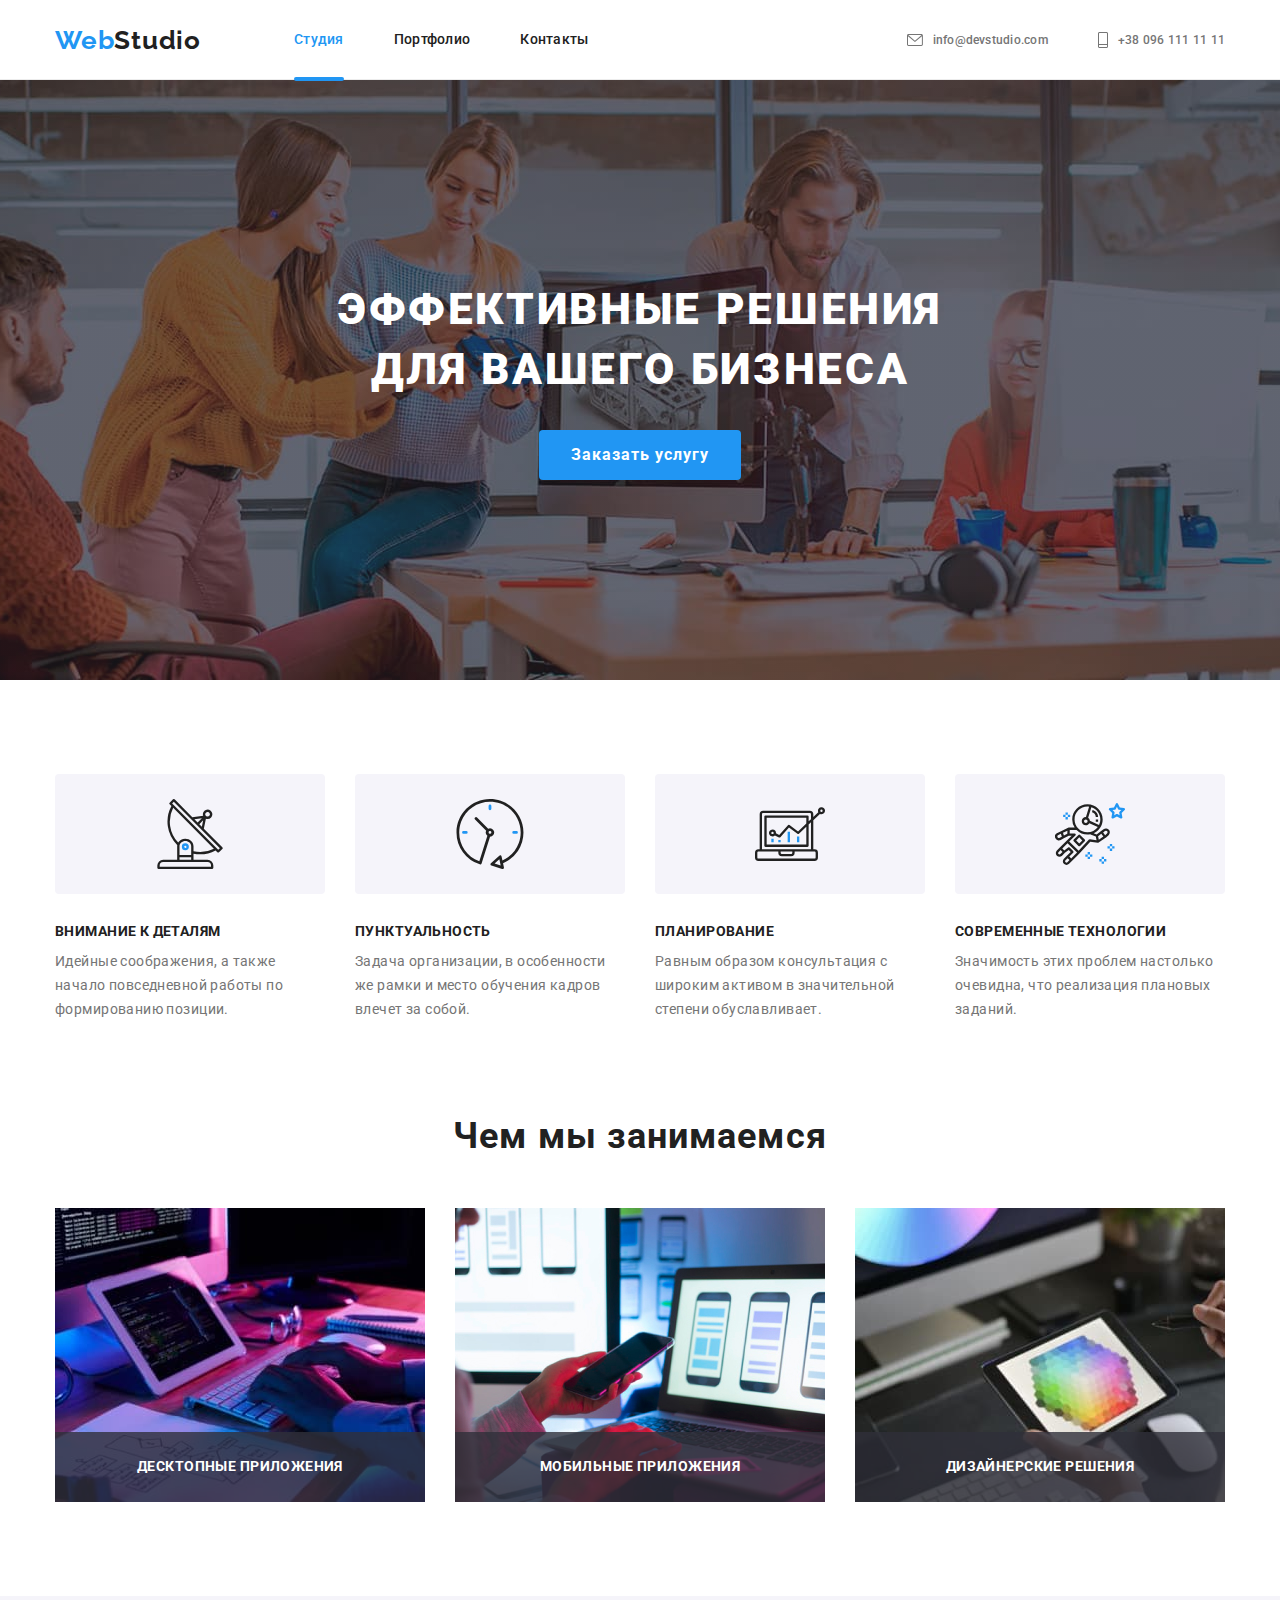
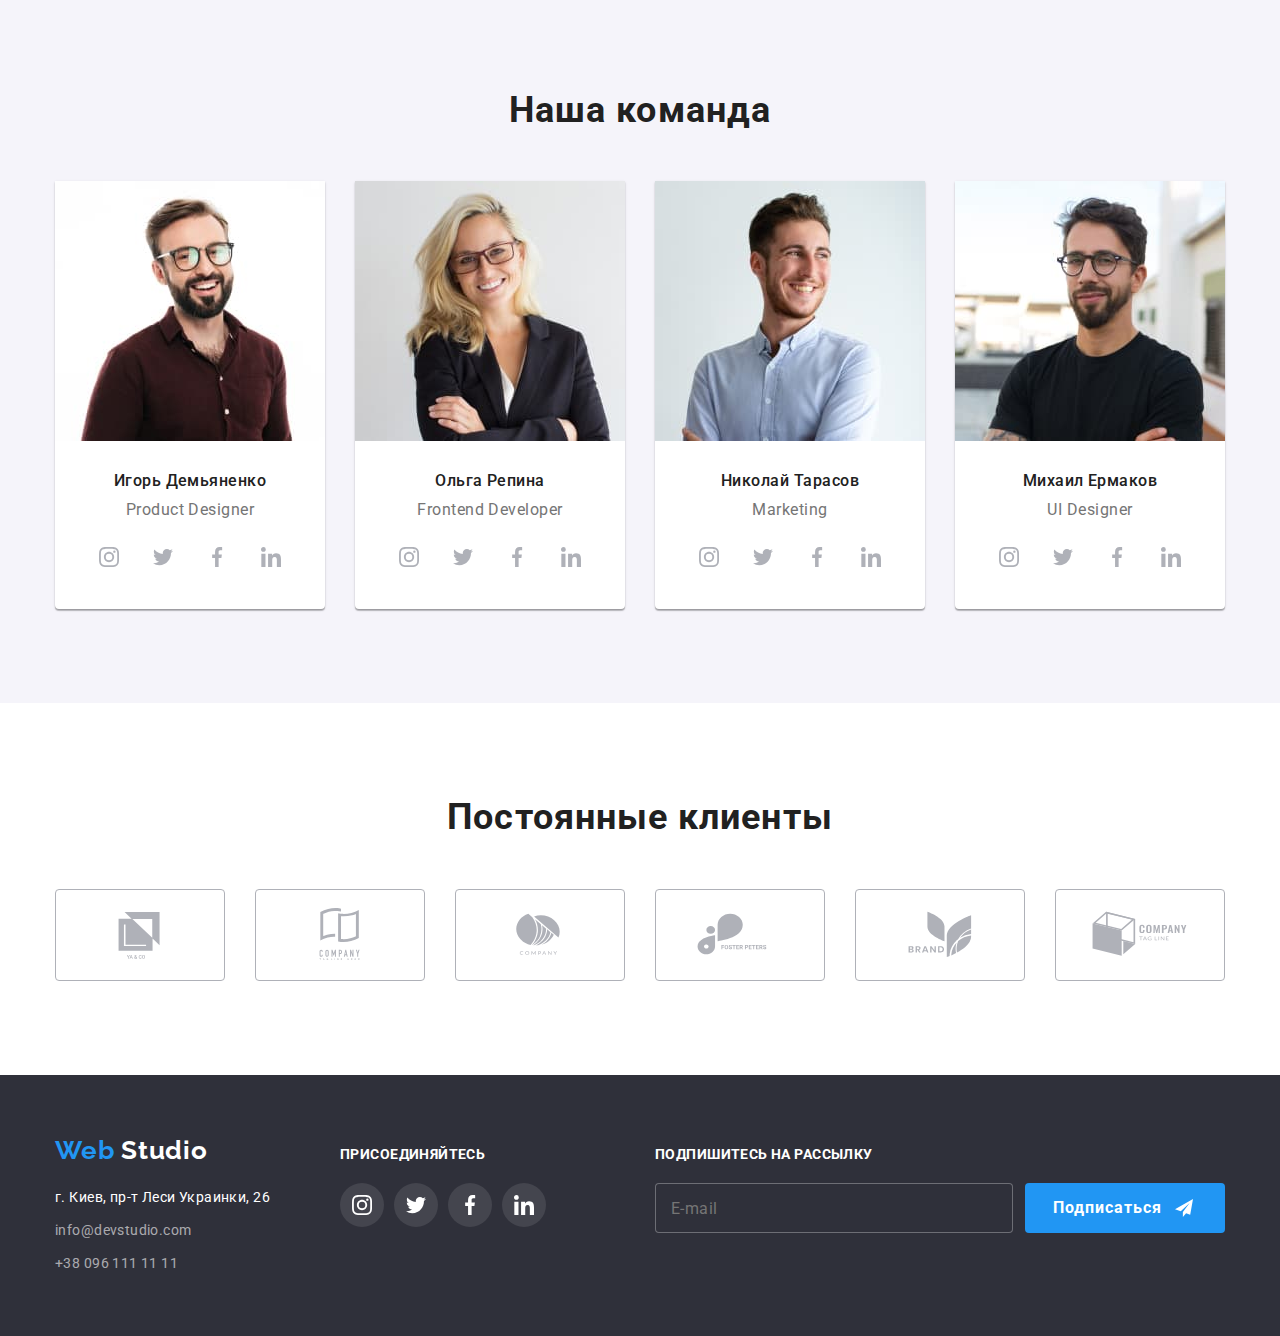
<file: index.html>
<!DOCTYPE html>
<html lang="ru">
  <head>
    <meta charset="UTF-8" />
    <meta http-equiv="X-UA-Compatible" content="IE=edge" />
    <meta name="viewport" content="width=device-width, initial-scale=1.0" />
    <title>Web Studio</title>
    <link
      rel="stylesheet"
      href="https://cdnjs.cloudflare.com/ajax/libs/modern-normalize/1.0.0/modern-normalize.min.css"
    />

    <link rel="preconnect" href="https://fonts.googleapis.com" />
    <link rel="preconnect" href="https://fonts.gstatic.com" crossorigin />

    <link
      href="https://fonts.googleapis.com/css2?family=Raleway:wght@700&family=Roboto:wght@400;500;700;900&display=swap"
      rel="stylesheet"
    />

    <link rel="stylesheet" href="./css/main.min.css" />
  </head>
  <body>
    <header class="header">
      <div class="container header__main-nav">
        <nav class="nav">
          <a href="index.html" class="nav__page-logo link"
            ><span class="nav__logo-active">Web</span
            ><span class="nav__logo">Studio</span></a
          >
          <button type="button" class="menu_button" data-menu-button>
            <svg
              width="40"
              height="40"
              aria-expanded="false"
              aria-label="Переключатель мобильного меню"
            >
              <use
                class="icon_cross"
                href="./images/sprite.svg#icon-cross-header"
              ></use>
              <use
                class="icon_menu"
                href="./images/sprite.svg#icon-menu-header"
              ></use>
            </svg>
          </button>

          <div class="menu_header" data-menu>
            <ul class="nav__list header__nav-list">
              <li class="nav__item">
                <a href="./index.html" class="nav__link link nav__current"
                  >Студия
                </a>
              </li>
              <li class="nav__item">
                <a href="./portfolio.html" class="nav__link link">Портфолио</a>
              </li>
              <li class="nav__item">
                <a href="" class="nav__link link">Контакты</a>
              </li>
            </ul>
            <ul class="auth__list">
              <li class="auth__item">
                <a
                  href="tel:+380961111111"
                  class="auth__link auth__tel-icon link"
                >
                  <svg class="auth__icon" width="10" height="16">
                    <use href="./images/sprite.svg#icon-Vector"></use></svg
                  >+38 096 111 11 11
                </a>
              </li>
              <li class="auth__item">
                <a
                  href="mail:info@devstudio.com"
                  class="auth__link auth__mail-icon link"
                >
                  <svg class="auth__icon" width="16" height="12">
                    <use href="./images/sprite.svg#icon-envelope"></use></svg
                  >info@devstudio.com
                </a>
              </li>
            </ul>
            <ul class="mobile__list">
              <li class="mobile__item">
                <a href="" class="mobile__link link">Instagram</a>
              </li>
              <li class="mobile__item">
                <a href="" class="mobile__link link">Twitter</a>
              </li>
              <li class="mobile__item">
                <a href="" class="mobile__link link">Facebook</a>
              </li>
              <li class="mobile__item">
                <a href="" class="mobile__link link">LinkedIn</a>
              </li>
            </ul>
          </div>
        </nav>
      </div>
    </header>

    <main>
      <section class="hero">
        <div class="container">
          <h1 class="hero__title">Эффективные решения для вашего бизнеса</h1>
          <button type="button" class="hero__btn" data-modal-open>
            Заказать услугу
          </button>
        </div>
      </section>

      <section class="section benefits">
        <div class="container">
          <h2 class="visually__hidden">Преимущества</h2>
          <ul class="section-list">
            <li class="section-list__item">
              <div class="section-list__benefits-icon">
                <svg class="section-list__svg-benefits">
                  <use href="./images/sprite.svg#icon-antenna"></use>
                </svg>
              </div>

              <h3 class="section-list__title">Внимание к деталям</h3>
              <p class="section-list__text">
                Идейные соображения, а также начало повседневной работы по
                формированию позиции.
              </p>
            </li>
            <li class="section-list__item">
              <div class="section-list__benefits-icon">
                <svg class="section-list__svg-benefits">
                  <use href="./images/sprite.svg#icon-clock"></use>
                </svg>
              </div>
              <h3 class="section-list__title">Пунктуальность</h3>
              <p class="section-list__text">
                Задача организации, в особенности же рамки и место обучения
                кадров влечет за собой.
              </p>
            </li>
            <li class="section-list__item">
              <div class="section-list__benefits-icon">
                <svg class="section-list__svg-benefits">
                  <use href="./images/sprite.svg#icon-diagram"></use>
                </svg>
              </div>
              <h3 class="section-list__title">Планирование</h3>
              <p class="section-list__text">
                Равным образом консультация с широким активом в значительной
                степени обуславливает.
              </p>
            </li>
            <li class="section-list__item">
              <div class="section-list__benefits-icon">
                <svg class="section-list__svg-benefits">
                  <use href="./images/sprite.svg#icon-astronaut"></use>
                </svg>
              </div>
              <h3 class="section-list__title">Современные технологии</h3>
              <p class="section-list__text">
                Значимость этих проблем настолько очевидна, что реализация
                плановых заданий.
              </p>
            </li>
          </ul>
        </div>
      </section>

      <section class="section works">
        <div class="container">
          <h2 class="section__title">Чем мы занимаемся</h2>
          <ul class="activity__list">
            <li class="activity__item">
              <img
                srcset="./images/activity1.jpg 1x, ./images/activity1-2x.jpg 2x"
                src="./images/activity1.jpg"
                alt="Человек печатает на клавиатуре"
                width="370"
              />
              <div class="activity__box">
                <p class="activity__text">Десктопные приложения</p>
              </div>
            </li>
            <li class="activity__item">
              <img
                srcset="./images/activity2.jpg 1x, ./images/activity2-2x.jpg 2x"
                src="./images/activity2.jpg"
                alt="Человек работает с ноутбуком"
                width="370"
                height="294"
              />
              <div class="activity__box">
                <p class="activity__text">Мобильные приложения</p>
              </div>
            </li>
            <li class="activity__item">
              <img
                srcset="./images/activity3.jpg 1x, ./images/activity3-2x.jpg 2x"
                src="./images/activity3.jpg"
                alt="Человек работает с планшетом"
                width="370"
                height="294"
              />
              <div class="activity__box">
                <p class="activity__text">Дизайнерские решения</p>
              </div>
            </li>
          </ul>
        </div>
      </section>

      <section class="section team">
        <div class="container">
          <h2 class="section__title">Наша команда</h2>
          <ul class="team__list">
            <li class="team__item">
              <picture>
                <source
                  srcset="./images/team1.jpg 1x, ./images/team1-2x.jpg 2x"
                  media="(min-width:1200px)"
                />
                <source
                  srcset="
                    ./images/team1-tab.jpg    1x,
                    ./images/team1-tab-2x.jpg 2x
                  "
                  media="(min-width:768px)"
                />
                <source
                  srcset="
                    ./images/team1-mob.jpg    1x,
                    ./images/team1-mob-2x.jpg 2x
                  "
                  media="(min-width:320px)"
                />
                <img
                  src="./images/team1.jpg"
                  alt="Куратор"
                  class="team__imag"
                />
              </picture>
              <h3 class="team__name">Игорь Демьяненко</h3>
              <p lang="en" class="team__text">Product Designer</p>
              <ul class="soc__list">
                <li class="soc__item">
                  <a href="" class="soc__link link">
                    <svg class="soc__icon" width="20" height="20">
                      <use href="./images/sprite.svg#icon-instagram"></use>
                    </svg>
                  </a>
                </li>
                <li class="soc__item">
                  <a href="" class="soc__link">
                    <svg class="soc__icon" width="20" height="20">
                      <use href="./images/sprite.svg#icon-twitter"></use>
                    </svg>
                  </a>
                </li>
                <li class="soc__item">
                  <a href="" class="soc__link">
                    <svg class="soc__icon" width="20" height="20">
                      <use href="./images/sprite.svg#icon-facebook"></use>
                    </svg>
                  </a>
                </li>
                <li class="soc__item">
                  <a href="" class="soc__link">
                    <svg class="soc__icon" width="20" height="20">
                      <use href="./images/sprite.svg#icon-linkedin"></use>
                    </svg>
                  </a>
                </li>
              </ul>
            </li>
            <li class="team__item">
              <picture>
                <source
                  srcset="./images/team2.jpg 1x, ./images/team2-2x.jpg 2x"
                  media="(min-width:1200px)"
                />
                <source
                  srcset="
                    ./images/team2-tab.jpg    1x,
                    ./images/team2-tab-2x.jpg 2x
                  "
                  media="(min-width:768px)"
                />
                <source
                  srcset="
                    ./images/team2-mob.jpg    1x,
                    ./images/team2-mob-2x.jpg 2x
                  "
                  media="(min-width:320px)"
                />
                <img
                  src="./images/team2.jpg"
                  alt="Разработчик"
                  class="team__imag imag"
                />
              </picture>

              <h3 class="team__name">Ольга Репина</h3>
              <p lang="en" class="team__text">Frontend Developer</p>
              <ul class="soc__list">
                <li class="soc__item">
                  <a href="" class="soc__link link">
                    <svg class="soc__icon" width="20" height="20">
                      <use href="./images/sprite.svg#icon-instagram"></use>
                    </svg>
                  </a>
                </li>
                <li class="soc__item">
                  <a href="" class="soc__link">
                    <svg class="soc__icon" width="20" height="20">
                      <use href="./images/sprite.svg#icon-twitter"></use>
                    </svg>
                  </a>
                </li>
                <li class="soc__item">
                  <a href="" class="soc__link">
                    <svg class="soc__icon" width="20" height="20">
                      <use href="./images/sprite.svg#icon-facebook"></use>
                    </svg>
                  </a>
                </li>
                <li class="soc__item">
                  <a href="" class="soc__link">
                    <svg class="soc__icon" width="20" height="20">
                      <use href="./images/sprite.svg#icon-linkedin"></use>
                    </svg>
                  </a>
                </li>
              </ul>
            </li>
            <li class="team__item">
              <picture>
                <source
                  srcset="./images/team3.jpg 1x, ./images/team3-2x.jpg 2x"
                  media="(min-width:1200px)"
                />
                <source
                  srcset="
                    ./images/team3-tab.jpg    1x,
                    ./images/team3-tab-2x.jpg 2x
                  "
                  media="(min-width:768px)"
                />
                <source
                  srcset="
                    ./images/team3-mob.jpg    1x,
                    ./images/team3-mob-2x.jpg 2x
                  "
                  media="(min-width:320px)"
                />
                <img
                  src="./images/team3.jpg"
                  alt="Маркетолог"
                  class="team__imag"
                />
              </picture>

              <h3 class="team__name">Николай Тарасов</h3>
              <p lang="en" class="team__text">Marketing</p>
              <ul class="soc__list">
                <li class="soc__item">
                  <a href="" class="soc__link link">
                    <svg class="soc__icon" width="20" height="20">
                      <use href="./images/sprite.svg#icon-instagram"></use>
                    </svg>
                  </a>
                </li>

                <li class="soc__item">
                  <a href="" class="soc__link">
                    <svg class="soc__icon" width="20" height="20">
                      <use href="./images/sprite.svg#icon-twitter"></use>
                    </svg>
                  </a>
                </li>
                <li class="soc__item">
                  <a href="" class="soc__link">
                    <svg class="soc__icon" width="20" height="20">
                      <use href="./images/sprite.svg#icon-facebook"></use>
                    </svg>
                  </a>
                </li>
                <li class="soc__item">
                  <a href="" class="soc__link">
                    <svg class="soc__icon" width="20" height="20">
                      <use href="./images/sprite.svg#icon-linkedin"></use>
                    </svg>
                  </a>
                </li>
              </ul>
            </li>
            <li class="team__item">
              <picture>
                <source
                  srcset="./images/team4.jpg 1x, ./images/team4-2x.jpg 2x"
                  media="(min-width:1200px)"
                />
                <source
                  srcset="
                    ./images/team4-tab.jpg    1x,
                    ./images/team4-tab-2x.jpg 2x
                  "
                  media="(min-width:768px)"
                />
                <source
                  srcset="
                    ./images/team4-mob.jpg    1x,
                    ./images/team4-mob-2x.jpg 2x
                  "
                  media="(min-width:320px)"
                />
                <img
                  src="./images/team4.jpg"
                  alt="Дизайнер"
                  class="team__imag"
                />
              </picture>
              <h3 class="team__name">Михаил Ермаков</h3>
              <p lang="en" class="team__text">UI Designer</p>
              <ul class="soc__list">
                <li class="soc__item">
                  <a href="" class="soc__link link">
                    <svg class="soc__icon" width="20" height="20">
                      <use href="./images/sprite.svg#icon-instagram"></use>
                    </svg>
                  </a>
                </li>
                <li class="soc__item">
                  <a href="" class="soc__link">
                    <svg class="soc__icon" width="20" height="20">
                      <use href="./images/sprite.svg#icon-twitter"></use>
                    </svg>
                  </a>
                </li>
                <li class="soc__item">
                  <a href="" class="soc__link">
                    <svg class="soc__icon" width="20" height="20">
                      <use href="./images/sprite.svg#icon-facebook"></use>
                    </svg>
                  </a>
                </li>
                <li class="soc__item">
                  <a href="" class="soc__link">
                    <svg class="soc__icon" width="20" height="20">
                      <use href="./images/sprite.svg#icon-linkedin"></use>
                    </svg>
                  </a>
                </li>
              </ul>
            </li>
          </ul>
        </div>
      </section>

      <section class="section clients">
        <div class="container">
          <h2 class="section__title">Постоянные клиенты</h2>
          <ul class="clients__list">
            <li class="clients__item">
              <a href="/" class="clients__link"
                ><svg class="clients__icon" width="160" height="60">
                  <use href="./images/sprite.svg#icon-Logo"></use>
                </svg>
              </a>
            </li>
            <li class="clients__item">
              <a href="/" class="clients__link"
                ><svg class="clients__icon" width="160" height="60">
                  <use href="./images/sprite.svg#icon-Logo1"></use>
                </svg>
              </a>
            </li>
            <li class="clients__item">
              <a href="/" class="clients__link"
                ><svg class="clients__icon" width="160" height="60">
                  <use href="./images/sprite.svg#icon-Logo2"></use>
                </svg>
              </a>
            </li>
            <li class="clients__item">
              <a href="/" class="clients__link"
                ><svg class="clients__icon" width="160" height="60">
                  <use href="./images/sprite.svg#icon-Logo3"></use>
                </svg>
              </a>
            </li>
            <li class="clients__item">
              <a href="/" class="clients__link"
                ><svg class="clients__icon" width="160" height="60">
                  <use href="./images/sprite.svg#icon-Logo4"></use>
                </svg>
              </a>
            </li>
            <li class="clients__item">
              <a href="/" class="clients__link"
                ><svg class="clients__icon" width="160" height="60">
                  <use href="./images/sprite.svg#icon-Logo5"></use>
                </svg>
              </a>
            </li>
          </ul>
        </div>
      </section>
    </main>

    <footer class="group">
      <div class="container footer">
        <div class="foot__nav">
          <a href="index.html" class="nav__logo-active foot-nav__logo link">
            <span class="logo__active">Web</span>
            <span class="footer__logo">Studio</span></a
          >
          <address class="place">
            <ul class="place__menu menu">
              <li class="menu__item">
                <a
                  href="https://goo.gl/maps/wAKZmXzCCc5WXMGi8"
                  target="blank"
                  rel="noopener nofollow noreferrer"
                  class="menu__home-link link"
                >
                  г. Киев, пр-т Леси Украинки, 26</a
                >
              </li>
              <li class="menu__item">
                <a
                  href="mail:info@devstudio.com"
                  class="menu__link-direction link"
                  >info@devstudio.com</a
                >
              </li>
              <li class="menu__item">
                <a href="tel:+380961111111" class="menu__link-direction link"
                  >+38 096 111 11 11</a
                >
              </li>
            </ul>
          </address>
        </div>

        <div class="join">
          <p class="join__title">присоединяйтесь</p>

          <ul class="join__list">
            <li class="join__item">
              <a href="" class="join__link">
                <svg class="join__icon" width="20" height="20">
                  <use href="./images/sprite.svg#icon-instagram"></use>
                </svg>
              </a>
            </li>
            <li class="join__item">
              <a href="" class="join__link">
                <svg class="join__icon" width="20" height="20">
                  <use href="./images/sprite.svg#icon-twitter"></use>
                </svg>
              </a>
            </li>
            <li class="join__item">
              <a href="" class="join__link">
                <svg class="join__icon" width="20" height="20">
                  <use href="./images/sprite.svg#icon-facebook"></use>
                </svg>
              </a>
            </li>
            <li class="join__item">
              <a href="" class="join__link">
                <svg class="join__icon" width="20" height="20">
                  <use href="./images/sprite.svg#icon-linkedin"></use>
                </svg>
              </a>
            </li>
          </ul>
        </div>

        <div class="subscribe">
          <p class="subscribe__title">Подпишитесь на рассылку</p>
          <form name="subscribe-form" class="subscribe__form">
            <input type="email" placeholder="E-mail" class="subscribe__input" />
            <button type="submit" class="subscribe__button">
              Подписаться
              <svg class="subscribe__icon" width="24" height="24">
                <use href="./images/sprite.svg#icon-send"></use>
              </svg>
            </button>
          </form>
        </div>
      </div>
    </footer>

    <div class="backdrop is-hidden" data-modal>
      <div class="modal">
        <button type="button" class="modal__close-btn" data-modal-close>
          <svg width="18" height="18">
            <use href="./images/sprite.svg#close-modal"></use>
          </svg>
        </button>

        <p class="modal__title">Оставьте свои данные, мы вам перезвоним</p>
        <form class="modal__form">
          <label class="modal__filed">
            <span class="modal__label">Имя</span>
            <span class="modal__wrap">
              <input type="text" name="name" class="modal__input" />
              <svg class="modal__icon" width="18" height="18">
                <use href="./images/sprite.svg#icon-person"></use>
              </svg>
            </span>
          </label>

          <label class="modal__filed">
            <span class="modal__label">Телефон</span>
            <span class="modal__wrap">
              <input type="tel" name="tel" class="modal__input" />

              <svg class="modal__icon" width="18" height="18">
                <use href="./images/sprite.svg#icon-phone"></use>
              </svg>
            </span>
          </label>

          <label class="modal__filed">
            <span class="modal__label">Почта</span>
            <span class="modal__wrap">
              <input type="email" name="email" class="modal__input" />

              <svg class="modal__icon" width="18" height="18">
                <use href="./images/sprite.svg#icon-email"></use>
              </svg>
            </span>
          </label>

          <label class="modal__comment">
            <span class="modal__label">Комментарий</span>
            <textarea
              name="comment"
              class="modal__area"
              placeholder="Введите текст"
            ></textarea>
          </label>

          <label class="modal__check-filed">
            <input
              type="checkbox"
              name="check"
              class="visually__hidden modal__check-input"
            />
            <span class="modal__check-label">
              <svg class="modal__check-icon" width="11" height="8">
                <use href="./images/sprite.svg#icon-check"></use>
              </svg>
            </span>
            <span class="modal__check-text"
              >Соглашаюсь с рассылкой и принимаю</span
            >
            <a href="" class="modal__check-link">Условия договора</a>
          </label>
          <button type="submit" class="modal__check-button">Отправить</button>
        </form>
      </div>
    </div>

    <script src="./js/modal.js"></script>
    <script src="./js/mobile-menu.js"></script>
  </body>
</html>
</file>
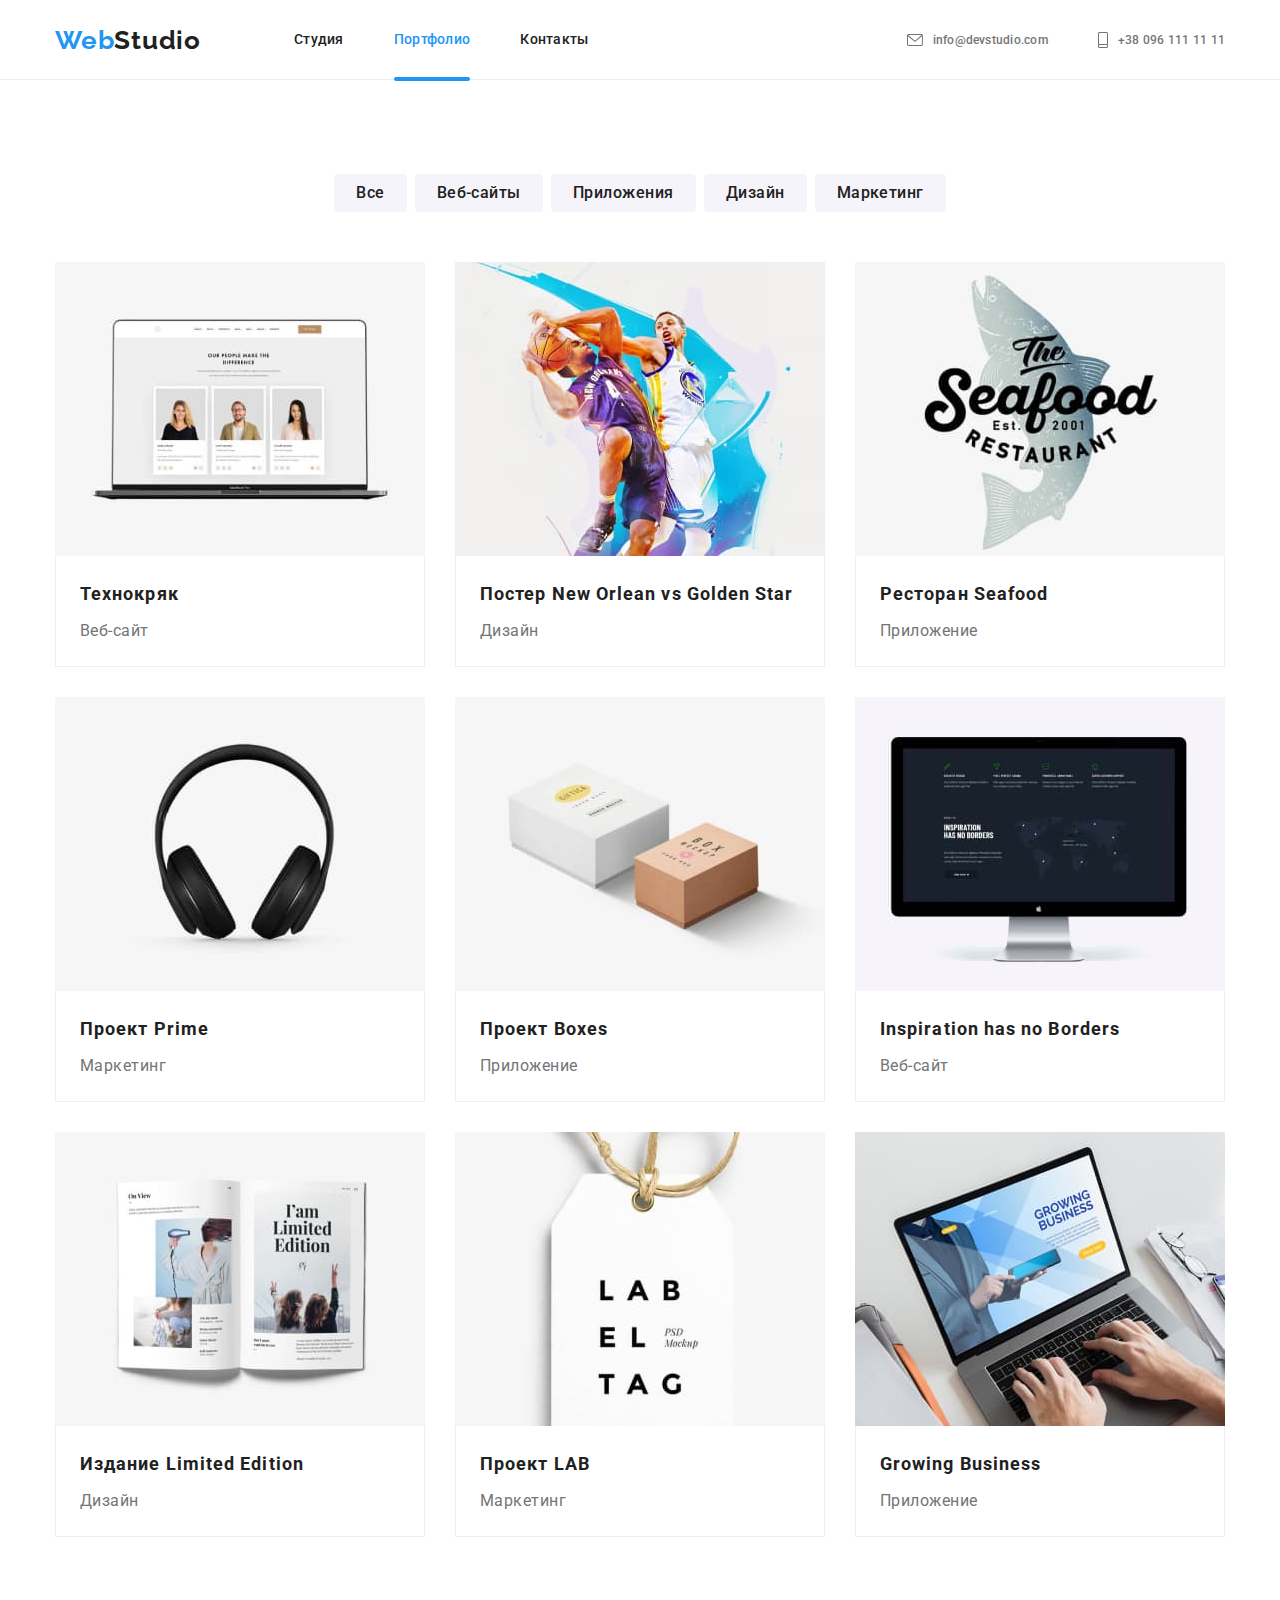
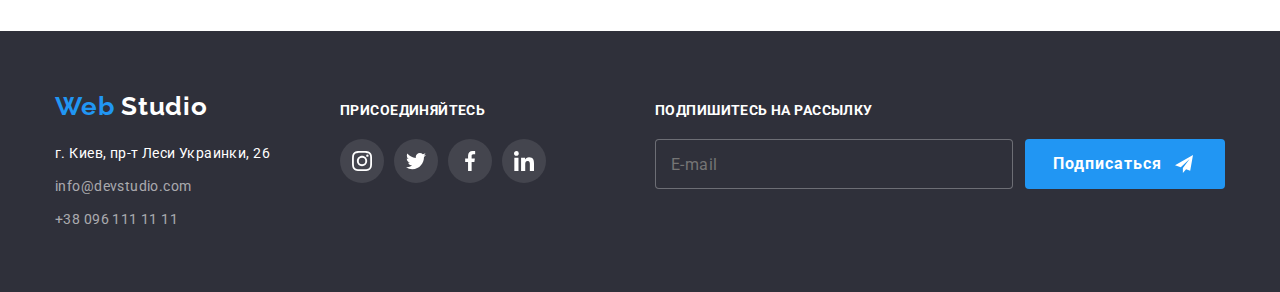
<file: portfolio.html>
<!DOCTYPE html>
<html lang="ru">
  <head>
    <meta charset="UTF-8" />
    <meta http-equiv="X-UA-Compatible" content="IE=edge" />
    <meta name="viewport" content="width=device-width, initial-scale=1.0" />
    <title>Web Studio</title>
    <link
      rel="stylesheet"
      href="https://cdnjs.cloudflare.com/ajax/libs/modern-normalize/1.0.0/modern-normalize.min.css"
    />

    <link rel="preconnect" href="https://fonts.googleapis.com" />
    <link rel="preconnect" href="https://fonts.gstatic.com" crossorigin />

    <link
      href="https://fonts.googleapis.com/css2?family=Raleway:wght@700&family=Roboto:wght@400;500;700;900&display=swap"
      rel="stylesheet"
    />

    <link rel="stylesheet" href="./css/main.min.css" />
  </head>
  <body>
    <header class="header">
      <div class="container header__main-nav">
        <nav class="nav">
          <a href="index.html" class="nav__page-logo link"
            ><span class="nav__logo-active">Web</span
            ><span class="nav__logo">Studio</span></a
          >
          <button type="button" class="menu_button" data-menu-button>
            <svg
              width="40"
              height="40"
              aria-expanded="false"
              aria-label="Переключатель мобильного меню"
            >
              <use
                class="icon_cross"
                href="./images/sprite.svg#icon-cross-header"
              ></use>
              <use
                class="icon_menu"
                href="./images/sprite.svg#icon-menu-header"
              ></use>
            </svg>
          </button>

          <div class="menu_header" data-menu>
            <ul class="nav__list header__nav-list">
              <li class="nav__item">
                <a href="./index.html" class="nav__link link">Студия </a>
              </li>
              <li class="nav__item">
                <a href="./portfolio.html" class="nav__link link nav__current"
                  >Портфолио</a
                >
              </li>
              <li class="nav__item">
                <a href="" class="nav__link link">Контакты</a>
              </li>
            </ul>
            <ul class="auth__list">
              <li class="auth__item">
                <a
                  href="tel:+380961111111"
                  class="auth__link auth__tel-icon link"
                >
                  <svg class="auth__icon" width="10" height="16">
                    <use href="./images/sprite.svg#icon-Vector"></use></svg
                  >+38 096 111 11 11
                </a>
              </li>
              <li class="auth__item">
                <a
                  href="mail:info@devstudio.com"
                  class="auth__link auth__mail-icon link"
                >
                  <svg class="auth__icon" width="16" height="12">
                    <use href="./images/sprite.svg#icon-envelope"></use></svg
                  >info@devstudio.com
                </a>
              </li>
            </ul>
            <ul class="mobile__list">
              <li class="mobile__item">
                <a href="" class="mobile__link link">Instagram</a>
              </li>
              <li class="mobile__item">
                <a href="" class="mobile__link link">Twitter</a>
              </li>
              <li class="mobile__item">
                <a href="" class="mobile__link link">Facebook</a>
              </li>
              <li class="mobile__item">
                <a href="" class="mobile__link link">LinkedIn</a>
              </li>
            </ul>
          </div>
        </nav>
      </div>
    </header>

    <main>
      <section class="section">
        <div class="container">
          <h1 class="visually__hidden">Портфолио</h1>

          <ul class="filter__list">
            <li class="filter__item">
              <button type="button" class="filter__btn">Все</button>
            </li>
            <li class="filter__item">
              <button type="button" class="filter__btn">Веб-сайты</button>
            </li>
            <li class="filter__item">
              <button type="button" class="filter__btn">Приложения</button>
            </li>
            <li class="filter__item">
              <button type="button" class="filter__btn">Дизайн</button>
            </li>
            <li class="filter__item">
              <button type="button" class="filter__btn">Маркетинг</button>
            </li>
          </ul>

          <ul class="portfolio__list">
            <li class="item portfolio__item">
              <a href="" class="portfolio__link link">
                <div class="portfolio__thumb">
                  <picture>
                    <source
                      srcset="
                        ./images/portfolio-1.jpg       1x,
                        ./images/portfolio-1des-2x.jpg 2x
                      "
                      media="(min-width:1200px)"
                    />
                    <source
                      srcset="
                        ./images/portfolio-1tab.jpg    1x,
                        ./images/portfolio-1tab-2x.jpg 2x
                      "
                      media="(min-width:768px)"
                    />
                    <source
                      srcset="
                        ./images/portfolio-1mob.jpg    1x,
                        ./images/portfolio-1mob-2x.jpg 2x
                      "
                      media="(min-width:320px)"
                    />

                    <img
                      src="./images/portfolio-1.jpg"
                      alt="наши люди"
                      width="370"
                    />
                  </picture>
                  <div class="portfolio__overlay">
                    <p class="overlay__text">
                      Ресурс предлагает комплексные предложения с разным уровнем
                      функционала и сервисов. Все это позволит посетителю
                      получить исчерпывающие сведения о компании или частном
                      лице.
                    </p>
                  </div>
                </div>
                <div class="portfolio__card">
                  <h2 class="portfolio__title">Технокряк</h2>
                  <p class="portfolio__text">Веб-сайт</p>
                </div>
              </a>
            </li>
            <li class="item portfolio__item">
              <a href="" class="portfolio__link link">
                <div class="portfolio__thumb">
                  <picture>
                    <source
                      srcset="
                        ./images/portfolio-2.jpg       1x,
                        ./images/portfolio-2des-2x.jpg 2x
                      "
                      media="(min-width:1200px)"
                    />
                    <source
                      srcset="
                        ./images/portfolio-2tab.jpg    1x,
                        ./images/portfolio-2tab-2x.jpg 2x
                      "
                      media="(min-width:768px)"
                    />
                    <source
                      srcset="
                        ./images/portfolio-2mob.jpg    1x,
                        ./images/portfolio-2mob-2x.jpg 2x
                      "
                      media="(min-width:320px)"
                    />

                    <img
                      src="./images/portfolio-2.jpg"
                      alt="два баскетболиста"
                      width="370"
                    />
                  </picture>

                  <div class="portfolio__overlay">
                    <p class="overlay__text">
                      Ресурс предлагает комплексные предложения с разным уровнем
                      функционала и сервисов. Все это позволит посетителю
                      получить исчерпывающие сведения о компании или частном
                      лице.
                    </p>
                  </div>
                </div>
                <div class="portfolio__card">
                  <h2 class="portfolio__title">
                    Постер New Orlean vs Golden Star
                  </h2>
                  <p class="portfolio__text">Дизайн</p>
                </div>
              </a>
            </li>
            <li class="item portfolio__item">
              <a href="" class="portfolio__link link">
                <div class="portfolio__thumb">
                  <picture>
                    <source
                      srcset="
                        ./images/portfolio-3.jpg       1x,
                        ./images/portfolio-3des-2x.jpg 2x
                      "
                      media="(min-width:1200px)"
                    />
                    <source
                      srcset="
                        ./images/portfolio-3tab.jpg    1x,
                        ./images/portfolio-3tab-2x.jpg 2x
                      "
                      media="(min-width:768px)"
                    />
                    <source
                      srcset="
                        ./images/portfolio-3mob.jpg    1x,
                        ./images/portfolio-3mob-2x.jpg 2x
                      "
                      media="(min-width:320px)"
                    />
                    <img
                      src="./images/portfolio-3.jpg"
                      alt="ресторан морепродуктов"
                      width="370"
                    />
                  </picture>

                  <div class="portfolio__overlay">
                    <p class="overlay__text">
                      Ресурс предлагает комплексные предложения с разным уровнем
                      функционала и сервисов. Все это позволит посетителю
                      получить исчерпывающие сведения о компании или частном
                      лице.
                    </p>
                  </div>
                </div>
                <div class="portfolio__card">
                  <h2 class="portfolio__title">Ресторан Seafood</h2>
                  <p class="portfolio__text">Приложение</p>
                </div>
              </a>
            </li>
            <li class="item portfolio__item">
              <a href="" class="portfolio__link link">
                <div class="portfolio__thumb">
                  <picture>
                    <source
                      srcset="
                        ./images/portfolio-4.jpg       1x,
                        ./images/portfolio-4des-2x.jpg 2x
                      "
                      media="(min-width:1200px)"
                    />
                    <source
                      srcset="
                        ./images/portfolio-4tab.jpg    1x,
                        ./images/portfolio-4tab-2x.jpg 2x
                      "
                      media="(min-width:768px)"
                    />
                    <source
                      srcset="
                        ./images/portfolio-4mob.jpg    1x,
                        ./images/portfolio-4mob-2x.jpg 2x
                      "
                      media="(min-width:320px)"
                    />
                    <img
                      src="./images/portfolio-4.jpg"
                      alt="наши люди"
                      width="370"
                    />
                  </picture>

                  <div class="portfolio__overlay">
                    <p class="overlay__text">
                      Ресурс предлагает комплексные предложения с разным уровнем
                      функционала и сервисов. Все это позволит посетителю
                      получить исчерпывающие сведения о компании или частном
                      лице.
                    </p>
                  </div>
                </div>
                <div class="portfolio__card">
                  <h2 class="portfolio__title">Проект Prime</h2>
                  <p class="portfolio__text">Маркетинг</p>
                </div>
              </a>
            </li>
            <li class="item portfolio__item">
              <a href="" class="portfolio__link link">
                <div class="portfolio__thumb">
                  <picture>
                    <source
                      srcset="
                        ./images/portfolio-5.jpg       1x,
                        ./images/portfolio-5des-2x.jpg 2x
                      "
                      media="(min-width:1200px)"
                    />
                    <source
                      srcset="
                        ./images/portfolio-5tab.jpg    1x,
                        ./images/portfolio-5tab-2x.jpg 2x
                      "
                      media="(min-width:768px)"
                    />
                    <source
                      srcset="
                        ./images/portfolio-5mob.jpg    1x,
                        ./images/portfolio-5mob-2x.jpg 2x
                      "
                      media="(min-width:320px)"
                    />
                    <img
                      src="./images/portfolio-5.jpg"
                      alt="две коробки"
                      width="370"
                    />
                  </picture>

                  <div class="portfolio__overlay">
                    <p class="overlay__text">
                      Ресурс предлагает комплексные предложения с разным уровнем
                      функционала и сервисов. Все это позволит посетителю
                      получить исчерпывающие сведения о компании или частном
                      лице.
                    </p>
                  </div>
                </div>
                <div class="portfolio__card">
                  <h2 class="portfolio__title">Проект Boxes</h2>
                  <p class="portfolio__text">Приложение</p>
                </div>
              </a>
            </li>
            <li class="item portfolio__item">
              <a href="" class="portfolio__link link">
                <div class="portfolio__thumb">
                  <picture>
                    <source
                      srcset="
                        ./images/portfolio-6.jpg       1x,
                        ./images/portfolio-6des-2x.jpg 2x
                      "
                      media="(min-width:1200px)"
                    />
                    <source
                      srcset="
                        ./images/portfolio-6tab.jpg    1x,
                        ./images/portfolio-6tab-2x.jpg 2x
                      "
                      media="(min-width:768px)"
                    />
                    <source
                      srcset="
                        ./images/portfolio-6mob.jpg    1x,
                        ./images/portfolio-6mob-2x.jpg 2x
                      "
                      media="(min-width:320px)"
                    />
                    <img
                      src="./images/portfolio-6.jpg"
                      alt="монитор"
                      width="370"
                    />
                  </picture>

                  <div class="portfolio__overlay">
                    <p class="overlay__text">
                      Ресурс предлагает комплексные предложения с разным уровнем
                      функционала и сервисов. Все это позволит посетителю
                      получить исчерпывающие сведения о компании или частном
                      лице.
                    </p>
                  </div>
                </div>
                <div class="portfolio__card">
                  <h2 class="portfolio__title">Inspiration has no Borders</h2>
                  <p class="portfolio__text">Веб-сайт</p>
                </div>
              </a>
            </li>
            <li class="item portfolio__item">
              <a href="" class="portfolio__link link">
                <div class="portfolio__thumb">
                  <picture>
                    <source
                      srcset="
                        ./images/portfolio-7.jpg       1x,
                        ./images/portfolio-7des-2x.jpg 2x
                      "
                      media="(min-width:1200px)"
                    />
                    <source
                      srcset="
                        ./images/portfolio-7tab.jpg    1x,
                        ./images/portfolio-7tab-2x.jpg 2x
                      "
                      media="(min-width:768px)"
                    />
                    <source
                      srcset="
                        ./images/portfolio-7mob.jpg    1x,
                        ./images/portfolio-7mob-2x.jpg 2x
                      "
                      media="(min-width:320px)"
                    />
                    <img
                      src="./images/portfolio-7.jpg"
                      alt="книга"
                      width="370"
                    />
                  </picture>

                  <div class="portfolio__overlay">
                    <p class="overlay__text">
                      Ресурс предлагает комплексные предложения с разным уровнем
                      функционала и сервисов. Все это позволит посетителю
                      получить исчерпывающие сведения о компании или частном
                      лице.
                    </p>
                  </div>
                </div>
                <div class="portfolio__card">
                  <h2 class="portfolio__title">Издание Limited Edition</h2>
                  <p class="portfolio__text">Дизайн</p>
                </div>
              </a>
            </li>
            <li class="item portfolio__item">
              <a href="" class="portfolio__link link">
                <div class="portfolio__thumb">
                  <picture>
                    <source
                      srcset="
                        ./images/portfolio-8.jpg       1x,
                        ./images/portfolio-8des-2x.jpg 2x
                      "
                      media="(min-width:1200px)"
                    />
                    <source
                      srcset="
                        ./images/portfolio-8tab.jpg    1x,
                        ./images/portfolio-8tab-2x.jpg 2x
                      "
                      media="(min-width:768px)"
                    />
                    <source
                      srcset="
                        ./images/portfolio-8mob.jpg    1x,
                        ./images/portfolio-8mob-2x.jpg 2x
                      "
                      media="(min-width:320px)"
                    />
                    <img
                      src="./images/portfolio-8.jpg"
                      alt="бирка"
                      width="370"
                    />
                  </picture>
                  <div class="portfolio__overlay">
                    <p class="overlay__text">
                      Ресурс предлагает комплексные предложения с разным уровнем
                      функционала и сервисов. Все это позволит посетителю
                      получить исчерпывающие сведения о компании или частном
                      лице.
                    </p>
                  </div>
                </div>
                <div class="portfolio__card">
                  <h2 class="portfolio__title">Проект LAB</h2>
                  <p class="portfolio__text">Маркетинг</p>
                </div>
              </a>
            </li>
            <li class="item portfolio__item">
              <a href="" class="portfolio__link link">
                <div class="portfolio__thumb">
                  <picture>
                    <source
                      srcset="
                        ./images/portfolio-9.jpg       1x,
                        ./images/portfolio-9des-2x.jpg 2x
                      "
                      media="(min-width:1200px)"
                    />
                    <source
                      srcset="
                        ./images/portfolio-9tab.jpg    1x,
                        ./images/portfolio-9tab-2x.jpg 2x
                      "
                      media="(min-width:768px)"
                    />
                    <source
                      srcset="
                        ./images/portfolio-9mob.jpg    1x,
                        ./images/portfolio-9mob-2x.jpg 2x
                      "
                      media="(min-width:320px)"
                    />
                    <img
                      src="./images/portfolio-9.jpg"
                      alt="ноутбук"
                      width="370"
                    />
                  </picture>

                  <div class="portfolio__overlay">
                    <p class="overlay__text">
                      Ресурс предлагает комплексные предложения с разным уровнем
                      функционала и сервисов. Все это позволит посетителю
                      получить исчерпывающие сведения о компании или частном
                      лице.
                    </p>
                  </div>
                </div>
                <div class="portfolio__card">
                  <h2 class="portfolio__title">Growing Business</h2>
                  <p class="portfolio__text">Приложение</p>
                </div>
              </a>
            </li>
          </ul>
        </div>
      </section>
    </main>

    <footer class="group">
      <div class="container footer">
        <div class="foot__nav">
          <a href="index.html" class="nav__logo-active foot-nav__logo link">
            <span class="logo__active">Web</span>
            <span class="footer__logo">Studio</span></a
          >
          <address class="place">
            <ul class="place__menu menu">
              <li class="menu__item">
                <a
                  href="https://goo.gl/maps/wAKZmXzCCc5WXMGi8"
                  target="blank"
                  rel="noopener nofollow noreferrer"
                  class="menu__home-link link"
                >
                  г. Киев, пр-т Леси Украинки, 26</a
                >
              </li>
              <li class="menu__item">
                <a
                  href="mail:info@devstudio.com"
                  class="menu__link-direction link"
                  >info@devstudio.com</a
                >
              </li>
              <li class="menu__item">
                <a href="tel:+380961111111" class="menu__link-direction link"
                  >+38 096 111 11 11</a
                >
              </li>
            </ul>
          </address>
        </div>

        <div class="join">
          <p class="join__title">присоединяйтесь</p>

          <ul class="join__list">
            <li class="join__item">
              <a href="" class="join__link">
                <svg class="join__icon" width="20" height="20">
                  <use href="./images/sprite.svg#icon-instagram"></use>
                </svg>
              </a>
            </li>
            <li class="join__item">
              <a href="" class="join__link">
                <svg class="join__icon" width="20" height="20">
                  <use href="./images/sprite.svg#icon-twitter"></use>
                </svg>
              </a>
            </li>
            <li class="join__item">
              <a href="" class="join__link">
                <svg class="join__icon" width="20" height="20">
                  <use href="./images/sprite.svg#icon-facebook"></use>
                </svg>
              </a>
            </li>
            <li class="join__item">
              <a href="" class="join__link">
                <svg class="join__icon" width="20" height="20">
                  <use href="./images/sprite.svg#icon-linkedin"></use>
                </svg>
              </a>
            </li>
          </ul>
        </div>

        <div class="subscribe">
          <p class="subscribe__title">Подпишитесь на рассылку</p>
          <form name="subscribe-form" class="subscribe__form">
            <input type="email" placeholder="E-mail" class="subscribe__input" />
            <button type="submit" class="subscribe__button">
              Подписаться
              <svg class="subscribe__icon" width="24" height="24">
                <use href="./images/sprite.svg#icon-send"></use>
              </svg>
            </button>
          </form>
        </div>
      </div>
    </footer>

    <script src="./js/mobile-menu.js"></script>
  </body>
</html>
</file>
<file: css/main.min.css>
:root{--primary-text-color: #757575;--title-text-color: #212121;--accent-color: #2196f3;--second-accent-color: #188ce8;--white-text-color: #ffffff;--primary-background-color: #ffffff;--second-background-color: #2f303a;--third-background-color: #f5f4fa;--footer-color: rgba(255, 255, 255, 0.6);--background-soc-icon: #afb1b8;--box-shadow--accent: 0px 4px 4px rgba(0, 0, 0, 0.25);--time-function: cubic-bezier(0.4, 0, 0.2, 1);--indent: 30px}ul{padding:0;margin:0;list-style:none}h1,h2,h3,h4,h5,h6,p{margin:0;padding:0}img{display:block;width:100%;height:auto}.container{width:100%;margin:0 auto;padding:0 15px}@media screen and (min-width: 480px){.container{width:480px}}@media screen and (min-width: 768px){.container{width:768px}}@media screen and (min-width: 1200px){.container{width:1200px}}.backdrop{position:fixed;top:0;left:0;width:100%;height:100%;visibility:visible;opacity:1;transform:scale(1);background-color:rgba(0,0,0,.2);box-shadow:var(--box-shadow--accent);transition:opacity 250ms var(--time-function),transform 250ms var(--time-function),visibility 250ms var(--time-function)}.backdrop.is-hidden{opacity:0;pointer-events:none;transform:scale(0.5)}.modal{position:absolute;top:50%;left:50%;transform:translate(-50%, -50%);padding:40px;width:450px;border-radius:4px;box-shadow:0px 1px 3px rgba(0,0,0,.12),0px 1px 1px rgba(0,0,0,.14),0px 2px 1px rgba(0,0,0,.2);background-color:var(--primary-background-color)}@media screen and (min-width: 1200px){.modal{width:528px}}.modal__close-btn{position:absolute;top:0;right:0;display:flex;margin:8px 8px 0 0;width:30px;height:30px;align-items:center;justify-content:center;border-radius:50%;border:1px solid rgba(0,0,0,.1);background-color:var(--primary-background-color);cursor:pointer;transition:box-shadow 250ms var(--time-function)}.modal__close-btn:hover{box-shadow:0px 1px 3px rgba(0,0,0,.12),0px 1px 1px rgba(0,0,0,.14),0px 2px 1px rgba(0,0,0,.2)}.modal__title{padding-bottom:12px;font-weight:700;font-size:20px;line-height:1.5;letter-spacing:.03em;text-align:center;color:var(--title-text-color)}@media screen and (min-width: 1200px){.modal__title{font-weight:700;font-size:20px;line-height:1.15;letter-spacing:.03em}}.modal__label{margin-bottom:4px;font-size:12px;line-height:1.16;letter-spacing:.01em;color:var(--primary-text-color)}.modal__filed{display:flex;flex-direction:column;margin-bottom:10px}.modal__wrap{position:relative}.modal__input{width:100%;height:40px;padding:11px 12px 11px 40px;border:1px solid rgba(33,33,33,.2);border-radius:4px;transition:border 250ms var(--time-function)}.modal__input:hover,.modal__input:focus{border-color:var(--accent-color);outline:none}.modal__icon{position:absolute;left:12px;top:50%;transform:translatey(-50%);transition:fill 250ms var(--time-function)}.modal__input:hover+.modal__icon,.modal__input:focus+.modal__icon{fill:var(--accent-color)}.modal__area{padding:12px 16px;resize:none;width:100%;height:138px;font-size:12px;line-height:1.16;letter-spacing:.01em;border:1px solid rgba(33,33,33,.2);border-radius:4px;transition:border 250ms var(--time-function)}.modal__area:hover,.modal__area:focus{border-color:var(--accent-color);outline:none}.modal__area::placeholder{transition:font-size 250ms var(--time-function);color:rgba(117,117,117,.5)}.modal__area:hover::placeholder,.modal__area:focus::placeholder{font-size:14px}.modal__comment{display:flex;flex-direction:column;width:100%;padding-bottom:20px}.modal__check-filed{display:flex;align-items:center;margin-bottom:30px}.modal__check-icon{width:16px;height:15px;border:2px solid var(--title-text-color);border-radius:2px;fill:rgba(0,0,0,0)}.modal__check-input:checked+.modal__check-label .modal__check-icon{background-color:var(--accent-color);fill:#fff;border:none}.modal__check-text{margin-left:8px;font-size:12px;line-height:1.16;letter-spacing:.03em;color:var(--primary-text-color)}@media screen and (min-width: 1200px){.modal__check-text{font-size:14px;line-height:1.71;letter-spacing:.03em}}.modal__check-link{margin-left:3px;font-size:12px;line-height:1.16;letter-spacing:.03em;text-decoration-line:underline;color:var(--accent-color)}@media screen and (min-width: 1200px){.modal__check-link{font-size:14px;line-height:1.71;letter-spacing:.03em}}.modal__check-button{display:flex;align-items:center;margin:0 auto;width:200px;height:50px;padding:10px 55px;font-family:inherit;font-weight:700;font-size:16px;line-height:1.88;letter-spacing:.06em;color:var(--white-text-color);background-color:var(--second-accent-color);border-radius:4px;border:none;transition:box-shadow 250ms var(--time-function);cursor:pointer}.modal__check-button:hover,.modal__check-button:focus{box-shadow:0px 4px 4px rgba(0,0,0,.25)}body{font-family:"Roboto",sans-serif;background-color:var(--primary-background-color);color:var(--primary-text-color);font-size:14px;letter-spacing:.03em}.section{padding:60px 0}@media screen and (min-width: 1200px){.section{padding:94px 0}}.section__title{margin-bottom:30px;font-weight:700;font-size:28px;line-height:1.18;letter-spacing:.03em;color:var(--title-text-color);text-align:center}@media screen and (min-width: 1200px){.section__title{font-weight:700;font-size:36px;line-height:1.16;letter-spacing:.03em;margin-bottom:50px}}.link{text-decoration:none}.visually__hidden{position:absolute;width:1px;height:1px;margin:-1px;border:0;padding:0;clip:rect(0 0 0 0);overflow:hidden}.header{position:relative;height:60px;font-weight:500;line-height:1.14;letter-spacing:.02em;border-bottom:1px solid #ececec}@media screen and (min-width: 768px){.header{height:80px}}.nav{display:flex}.nav__page-logo{padding:16px 0}.nav__page-logo:focus{color:var(--accent-color)}@media screen and (min-width: 768px){.nav__page-logo{padding-top:25px;padding-bottom:25px}}.nav__logo-active{color:var(--accent-color);font-family:"Raleway",sans-serif;font-weight:700;font-size:24px;line-height:1.16;letter-spacing:.03em}@media screen and (min-width: 1200px){.nav__logo-active{font-weight:700;font-size:26px;line-height:1.19;letter-spacing:.03em}}.nav__logo{font-weight:700;font-size:24px;line-height:1.16;letter-spacing:.03em;font-family:"Raleway",sans-serif;color:var(--title-text-color)}@media screen and (min-width: 1200px){.nav__logo{font-weight:700;font-size:26px;line-height:1.19;letter-spacing:.03em}}.menu_button{position:fixed;top:10px;right:15px;padding:0;background-color:rgba(0,0,0,0);cursor:pointer;border:none}.menu_button:hover,.menu_button:focus{fill:var(--accent-color);transition:fill 250ms var(--time-function)}.menu_button.is-open{z-index:10}.menu_button .icon_cross{display:none}.menu_button.is-open .icon_menu{display:none}.menu_button.is-open .icon_cross{display:block}@media screen and (min-width: 768px){.menu_button{display:none}}.menu_header{width:100%}@media screen and (max-width: 767px){.menu_header{display:none;position:fixed;top:0;left:0;height:100%;background-color:#fff;z-index:1}.menu_header.is-open{display:flex;flex-direction:column;padding:48px 40px}}@media screen and (min-width: 768px){.menu_header{display:flex}}.header__nav-list{font-weight:500;font-size:40px;line-height:1.75;letter-spacing:.02em;margin-bottom:auto}@media screen and (min-width: 768px){.header__nav-list{display:flex;font-weight:500;font-size:14px;line-height:1.14;letter-spacing:.02em;gap:50px;margin-left:88px}}@media screen and (min-width: 1200px){.header__nav-list{margin-left:93px}}.nav__link{color:var(--title-text-color);transition:color 250ms var(--time-function)}.nav__link:hover,.nav__link:focus{color:var(--accent-color)}@media screen and (min-width: 768px){.nav__link{display:block;padding-top:32px;padding-bottom:32px}}.nav__link{color:var(--title-text-color);transition:color 250ms var(--time-function)}.nav__link:hover,.nav__link:focus{color:var(--accent-color)}@media screen and (min-width: 768px){.nav__link{display:block;padding-top:32px;padding-bottom:32px}}.nav__current{color:var(--accent-color)}@media screen and (min-width: 768px){.nav__current{position:relative}.nav__current:after{content:"";position:absolute;left:0;bottom:-1px;width:100%;height:4px;display:block;background-color:var(--accent-color);border-radius:2px}}@media screen and (min-width: 768px){.auth__list{display:flex;flex-direction:column-reverse;gap:10px;justify-content:center;margin-left:auto}}@media screen and (min-width: 1200px){.auth__list{flex-direction:row-reverse;align-items:center;gap:50px}}.auth__item{margin-bottom:30px}@media screen and (min-width: 768px){.auth__item{margin:0}}.auth__tel-icon{transition:color 250ms var(--time-function)}.auth__tel-icon:focus,.auth__tel-icon:hover{color:var(--accent-color)}@media screen and (max-width: 767px){.auth__tel-icon{font-weight:500;font-size:34px;line-height:1.17;letter-spacing:.02em;color:var(--accent-color)}}@media screen and (min-width: 768px){.auth__tel-icon{font-weight:500;font-size:12px;line-height:1.16;letter-spacing:.02em;color:var(--primary-text-color);display:flex;align-items:center}}.auth__mail-icon{font-weight:500;font-size:24px;line-height:1.16;letter-spacing:.02em;color:var(--primary-text-color);transition:color 250ms var(--time-function)}.auth__mail-icon:focus,.auth__mail-icon:hover{color:var(--accent-color)}@media screen and (min-width: 768px){.auth__mail-icon{font-weight:500;font-size:12px;line-height:1.16;letter-spacing:.02em;display:flex;align-items:center}}.auth__icon{display:inline-block;fill:currentColor;margin-right:10px;justify-content:center}@media screen and (max-width: 767px){.auth__icon{display:none}}.mobile__list{display:flex;gap:20px}@media screen and (min-width: 768px){.mobile__list{display:none}}.mobile__item+.mobile__item{position:relative;transition:color 250ms var(--time-function)}.mobile__item+.mobile__item::before{content:"";position:absolute;left:-10px;display:block;height:100%;border-right:1px solid rgba(33,33,33,.2)}.mobile__item+.mobile__item:hover,.mobile__item+.mobile__item:focus{color:var(--accent-color)}.mobile__link{font-weight:500;font-size:18px;line-height:1.22;letter-spacing:.02em;color:var(--accent-color)}.hero{padding:118px 0;height:400px;background-size:cover;background-position:center;text-align:center;background-image:linear-gradient(to right, rgba(47, 48, 58, 0.4), rgba(47, 48, 58, 0.4)),url(../images/header-mob.jpg)}@media(min-device-pixel-ratio: 2),(min-resolution: 192dpi),(min-resolution: 2dppx){.hero{background-image:linear-gradient(to right, rgba(47, 48, 58, 0.4), rgba(47, 48, 58, 0.4)),url(../images/header-mob-2x.jpg)}}@media screen and (min-width: 768px){.hero{background-image:linear-gradient(to right, rgba(47, 48, 58, 0.4), rgba(47, 48, 58, 0.4)),url(../images/header-tab.jpg)}}@media screen and (min-width: 768px)and (min-device-pixel-ratio: 2),screen and (min-width: 768px)and (min-resolution: 192dpi),screen and (min-width: 768px)and (min-resolution: 2dppx){.hero{background-image:linear-gradient(to right, rgba(47, 48, 58, 0.4), rgba(47, 48, 58, 0.4)),url(../images/header-tab-2x.jpg)}}@media screen and (min-width: 1200px){.hero{padding:200px 0;height:600px;background-image:linear-gradient(to right, rgba(47, 48, 58, 0.4), rgba(47, 48, 58, 0.4)),url(../images/header-des.jpg)}}@media screen and (min-width: 1200px)and (min-device-pixel-ratio: 2),screen and (min-width: 1200px)and (min-resolution: 192dpi),screen and (min-width: 1200px)and (min-resolution: 2dppx){.hero{background-image:linear-gradient(to right, rgba(47, 48, 58, 0.4), rgba(47, 48, 58, 0.4)),url(../images/header-des-2x.jpg)}}.hero__title{max-width:360px;margin:0 auto;margin-bottom:30px;font-weight:900;font-size:26px;line-height:1.62;letter-spacing:.06em;color:var(--white-text-color);text-transform:uppercase}@media screen and (min-width: 1200px){.hero__title{max-width:696px;font-weight:900;font-size:44px;line-height:1.36;letter-spacing:.06em}}.hero__btn{padding:10px 32px;border-radius:4px;border:none;background-color:var(--accent-color);color:var(--white-text-color);font-weight:700;font-size:16px;line-height:1.88;letter-spacing:.06em;font-family:inherit;cursor:pointer;transition:background-color 250ms var(--time-function)}.hero__btn:hover,.hero__btn:focus{background-color:var(--second-accent-color)}.benefits,.works{background-color:var(--primary-background-color)}.benefits{padding:60px 0}@media screen and (min-width: 1200px){.benefits{padding:94px 0}}.section-list{display:flex;flex-wrap:wrap;gap:var(--indent)}.section-list__item{width:100%}@media screen and (min-width: 768px){.section-list__item{width:calc((100% - 30px)/2)}}@media screen and (min-width: 1200px){.section-list__item{width:calc((100% - 90px)/4)}}.section-list__benefits-icon{display:flex;height:120px;border-radius:4px;justify-content:center;align-items:center;margin-bottom:30px;background-color:var(--third-background-color)}.section-list__svg-benefits{width:70px;height:70px}.section-list__title{margin-bottom:10px;font-weight:700;font-size:14px;line-height:1.14;letter-spacing:.03em;text-transform:uppercase;color:var(--title-text-color)}@media screen and (max-width: 767px){.section-list__title{text-align:center}}.section-list__text{line-height:1.71}.works{display:none}@media screen and (min-width: 1200px){.works{display:block;padding-top:0}}.activity__list{display:flex;gap:var(--indent)}.activity__item{position:relative}.activity__box{position:absolute;bottom:0px;width:100%;height:70px;display:flex;justify-content:center;align-items:center;background-color:rgba(47,48,58,.8)}.activity__text{font-weight:700;line-height:1.14;letter-spacing:.03em;text-transform:uppercase;color:var(--white-text-color)}.team{background-color:var(--third-background-color)}.team__list{display:flex;flex-wrap:wrap;gap:var(--indent)}.team__item{background-color:var(--white-text-color);box-shadow:0px 1px 3px rgba(0,0,0,.12),0px 1px 1px rgba(0,0,0,.14),0px 2px 1px rgba(0,0,0,.2);border-radius:0px 0px 4px 4px;width:100%}@media screen and (min-width: 768px){.team__item{width:calc((100% - 30px)/2)}}@media screen and (min-width: 1200px){.team__item{width:calc((100% - 90px)/4)}}.team__imag{margin-bottom:30px}.team__name{margin-bottom:10px;font-weight:500;font-size:16px;line-height:1.19;letter-spacing:.03em;text-align:center;color:var(--title-text-color)}.team__text{margin-bottom:16px;font-size:16px;line-height:1.19;letter-spacing:.03em;text-align:center}.soc__list{display:flex;justify-content:center;margin-bottom:25px;gap:10px}@media screen and (min-width: 1200px){.soc__list{margin-bottom:30px}}.soc__item{width:44px;height:44px}.soc__link{height:100%;border-radius:50%;display:flex;justify-content:center;align-items:center;background-color:var(--primary-background-color);transition:background-color 250ms var(--time-function)}.soc__link:hover,.soc__link:focus{background-color:var(--accent-color)}.soc__icon{fill:var(--background-soc-icon);transition:fill 250ms var(--time-function)}.soc__link:hover .soc__icon,.soc__link:focus .soc__icon{fill:var(--primary-background-color)}.clients__list{display:flex;flex-wrap:wrap;gap:var(--indent)}.clients__item{width:calc((100% - 30px)/2);height:92px}@media screen and (min-width: 768px){.clients__item{width:calc((100% - 60px)/3)}}@media screen and (min-width: 1200px){.clients__item{width:calc((100% - 150px)/6)}}.clients__link{display:flex;justify-content:center;align-items:center;width:100%;height:100%;border:1px solid var(--background-soc-icon);border-radius:4px;transition:border 250ms var(--time-function)}.clients__link:hover,.clients__link:focus{border-color:var(--accent-color)}.clients__icon{fill:var(--background-soc-icon);transition:fill 250ms var(--time-function)}.clients__link:hover .clients__icon,.clients__link:focus .clients__icon{fill:var(--accent-color)}.group{padding:60px 0;text-align:center;background-color:var(--second-background-color)}.footer__logo{color:var(--white-text-color)}.foot-nav__logo{padding-bottom:0;margin-bottom:20px;display:block}.place{font-style:normal;margin-bottom:60px}@media screen and (min-width: 1200px){.place{margin:0}}.menu__item+.menu__item{margin-top:9px}.menu__link-direction{color:var(--footer-color);transition:color 250ms var(--time-function)}.menu__link-direction:hover,.menu__link-direction:focus{color:var(--accent-color)}.menu__link-direction,.menu__home-link{line-height:1.71}.menu__home-link{color:var(--primary-background-color)}@media screen and (min-width: 768px){.footer{display:flex;align-items:baseline;flex-wrap:wrap;margin:0 auto;justify-content:space-around}}@media screen and (min-width: 1200px){.footer{text-align:left}}.join{margin-bottom:60px}@media screen and (min-width: 768px){.join{margin-bottom:0;margin-left:165px}}@media screen and (min-width: 1200px){.join{margin-left:70px}}.join__title{margin-bottom:20px;font-weight:700;line-height:1.14;letter-spacing:.03em;text-transform:uppercase;color:var(--white-text-color)}.join__list{display:flex;align-items:center;justify-content:center;gap:10px}.join__item{width:44px;height:44px;border-radius:50%}.join__link{display:flex;width:100%;height:100%;justify-content:center;align-items:center;background-color:rgba(255,255,255,.1);border-radius:50%;transition:background-color 250ms var(--time-function)}.join__link:hover,.join__link:focus{background-color:var(--accent-color)}.join__icon{fill:var(--primary-background-color)}@media screen and (min-width: 1200px){.subscribe{margin-left:auto}}.subscribe__title{margin-bottom:20px;font-weight:700;line-height:1.14;letter-spacing:.03em;text-transform:uppercase;color:var(--white-text-color)}@media screen and (min-width: 1200px){.subscribe__form{display:flex}}.subscribe__input{width:100%;height:50px;padding-left:15px;margin-bottom:20px;font-size:16px;line-height:1.25;letter-spacing:.03em;color:rgba(255,255,255,.6);border:1px solid rgba(255,255,255,.3);border-radius:4px;background-color:var(--second-background-color);transition:border-color 250ms var(--time-function)}.subscribe__input:hover,.subscribe__input:focus{border-color:var(--accent-color)}@media screen and (min-width: 768px){.subscribe__input{width:450px}}@media screen and (min-width: 1200px){.subscribe__input{width:358px}}.subscribe__button{display:flex;align-items:flex-end;width:200px;height:50px;margin:0 auto;padding:10px 28px;font-family:inherit;font-weight:700;font-size:16px;line-height:1.88;letter-spacing:.06em;color:var(--white-text-color);background-color:var(--accent-color);border-radius:4px;border:none;transition:box-shadow 250ms var(--time-function),background-color 250ms var(--time-function);cursor:pointer}.subscribe__button:hover,.subscribe__button:focus{box-shadow:0px 4px 4px rgba(0,0,0,.25);background-color:var(--second-accent-color)}@media screen and (min-width: 1200px){.subscribe__button{margin-left:12px}}.subscribe__icon{margin-left:10px;fill:var(--white-text-color)}.filter__list{display:flex}@media screen and (max-width: 767px){.filter__list{margin-bottom:40px;flex-wrap:wrap;row-gap:15px}}@media screen and (min-width: 768px){.filter__list{margin-bottom:30px;justify-content:center}}@media screen and (min-width: 1200px){.filter__list{margin-bottom:50px}}.filter__item+.filter__item{margin-left:8px}.filter__btn{display:flex;border-radius:4px;border:none;padding:6px 22px;color:var(--title-text-color);background-color:var(--third-background-color);font-family:inherit;font-weight:500;font-size:16px;line-height:1.62;letter-spacing:.03em;text-align:center;cursor:pointer;transition:background-color 250ms var(--time-function),color 250ms var(--time-function),box-shadow 250ms var(--time-function)}.filter__btn:hover,.filter__btn:focus{color:var(--white-text-color);background-color:var(--accent-color);box-shadow:0px 4px 4px 0px rgba(0,0,0,.25)}.portfolio__link{display:flex;flex-direction:column;height:100%;transition:box-shadow 250ms var(--time-function)}.portfolio__link:hover,.portfolio__link:focus{box-shadow:0px 4px 4px 0px rgba(0,0,0,.25)}.portfolio__list{display:flex;flex-wrap:wrap;gap:var(--indent)}.portfolio__item{width:450px}@media screen and (min-width: 768px){.portfolio__item{flex-basis:calc((100% - 30px)/2)}}@media screen and (min-width: 1200px){.portfolio__item{flex-basis:calc((100% - 60px)/3)}}.portfolio__card{flex-grow:1;padding:20px 24px;border-right:1px solid #eee;border-bottom:1px solid #eee;border-left:1px solid #eee}.portfolio__title{margin-bottom:4px;font-weight:700;font-size:18px;line-height:2;letter-spacing:.06em;color:var(--title-text-color)}.portfolio__text{font-size:16px;line-height:1.88;letter-spacing:.03em;color:var(--primary-text-color)}.portfolio__thumb{position:relative;overflow:hidden}.portfolio__overlay{position:absolute;width:100%;height:100%;bottom:0;padding:77px 24px;background-color:rgba(33,150,243,.9);transform:translateY(100%);transition:transform 250ms var(--time-function)}.portfolio__item:hover .portfolio__overlay{transform:translate(0)}@media screen and (min-width: 768px){.portfolio__overlay{padding:49px 24px 77px 24px}}@media screen and (min-width: 1200px){.portfolio__overlay{padding:63px 24px}}.overlay__text{font-size:18px;line-height:1.56;letter-spacing:.03em;color:var(--white-text-color)}/*# sourceMappingURL=main.min.css.map */
</file>
